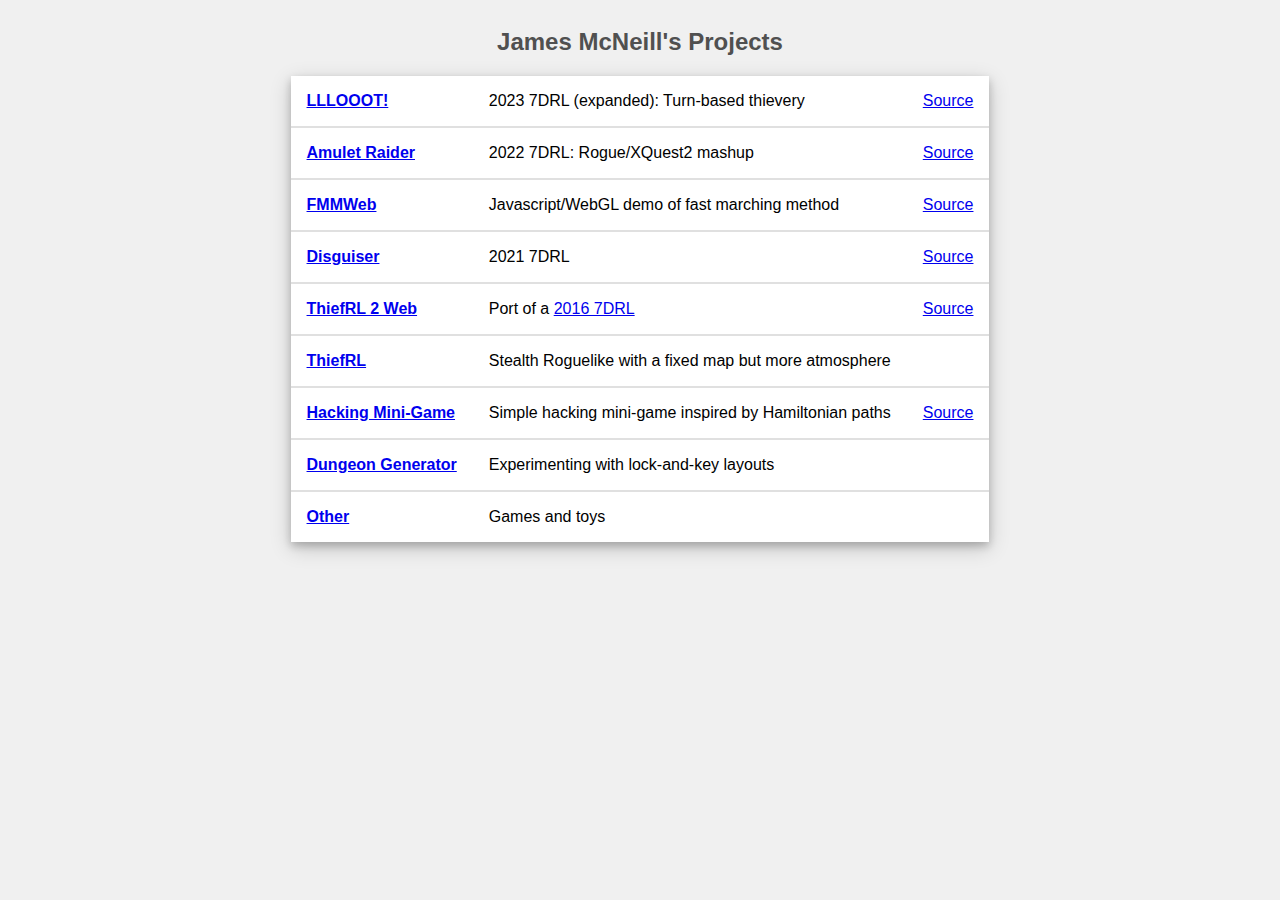
<file: index.html>
<html lang="en">
<style>
body {
  color: #505050;
  font-family: arial;
  display: flex;
  flex-direction: column;
  background-color: #f0f0f0;
  align-items: center;
}
table {
  background: #ffffff;
  color: black;
  box-shadow: 0 4px 8px 0 rgba(0, 0, 0, 0.2), 0 6px 20px 0 rgba(0, 0, 0, 0.19);
  border-collapse: collapse;
}
tr {
  border-bottom: 2px solid #e0e0e0;
}
tr:last-child {
  border-bottom: none;
}
th,td {
  padding: 1em;
}
th {
  text-align: left;
}
</style>
<head profile="http://www.w3.org/2005/10/profile">
<link rel="icon" type="image/ico" href="favicon.ico"/>
<meta charset="utf-8"/>
<meta name="viewport" content="width=device-width, initial-scale=1">
<title>James McNeill's Projects</title>
</head>
<body>
<h2>James McNeill's Projects</h2>
<table>
<tr>
<th><a href="7drl-2023/index.html">LLLOOOT!</a></th>
<td>2023 7DRL (expanded): Turn-based thievery</td>
<td><a href="https://github.com/mcneja/7drl-2023">Source</a></td>
</tr>
<tr>
<th><a href="7drl-2022/index.html">Amulet Raider</a></th>
<td>2022 7DRL: Rogue/XQuest2 mashup</td>
<td><a href="https://github.com/mcneja/7drl-2022">Source</a></td>
</tr>
<tr>
<th><a href="fmmweb/index.html">FMMWeb</a></th>
<td>Javascript/WebGL demo of fast marching method</td>
<td><a href="https://github.com/mcneja/fmmweb">Source</a></td>
</tr>
<tr>
<th><a href="disguiser/index.html">Disguiser</a></th>
<td>2021 7DRL</td>
<td><a href="https://github.com/mcneja/disguiser">Source</a></td>
</tr>
<tr>
<th><a href="thiefrl2-web/index.html">ThiefRL 2 Web</a></th>
<td>Port of a <a href="https://mcneja.itch.io/thiefrl2-2016-7drl">2016 7DRL</a></td>
<td><a href="https://github.com/mcneja/thiefrl2">Source</a></td>
</tr>
<tr>
<th><a href="thiefrl/index.html">ThiefRL</a></th>
<td>Stealth Roguelike with a fixed map but more atmosphere</td>
<td></td>
</tr>
<tr>
<th><a href="hamilton-hack/index.html">Hacking Mini-Game</a></th>
<td>Simple hacking mini-game inspired by Hamiltonian paths</td>
<td><a href="https://github.com/mcneja/hamilton-hack">Source</a></td>
</tr>
<tr>
<th><a href="dun-gen/index.html">Dungeon Generator</a></th>
<td>Experimenting with lock-and-key layouts</td>
<td></td>
</tr>
<tr>
<th><a href="https://mcneja.itch.io">Other</a></th>
<td>Games and toys</td>
<td></td>
</tr>
</table>
</body>
</html>
</file>
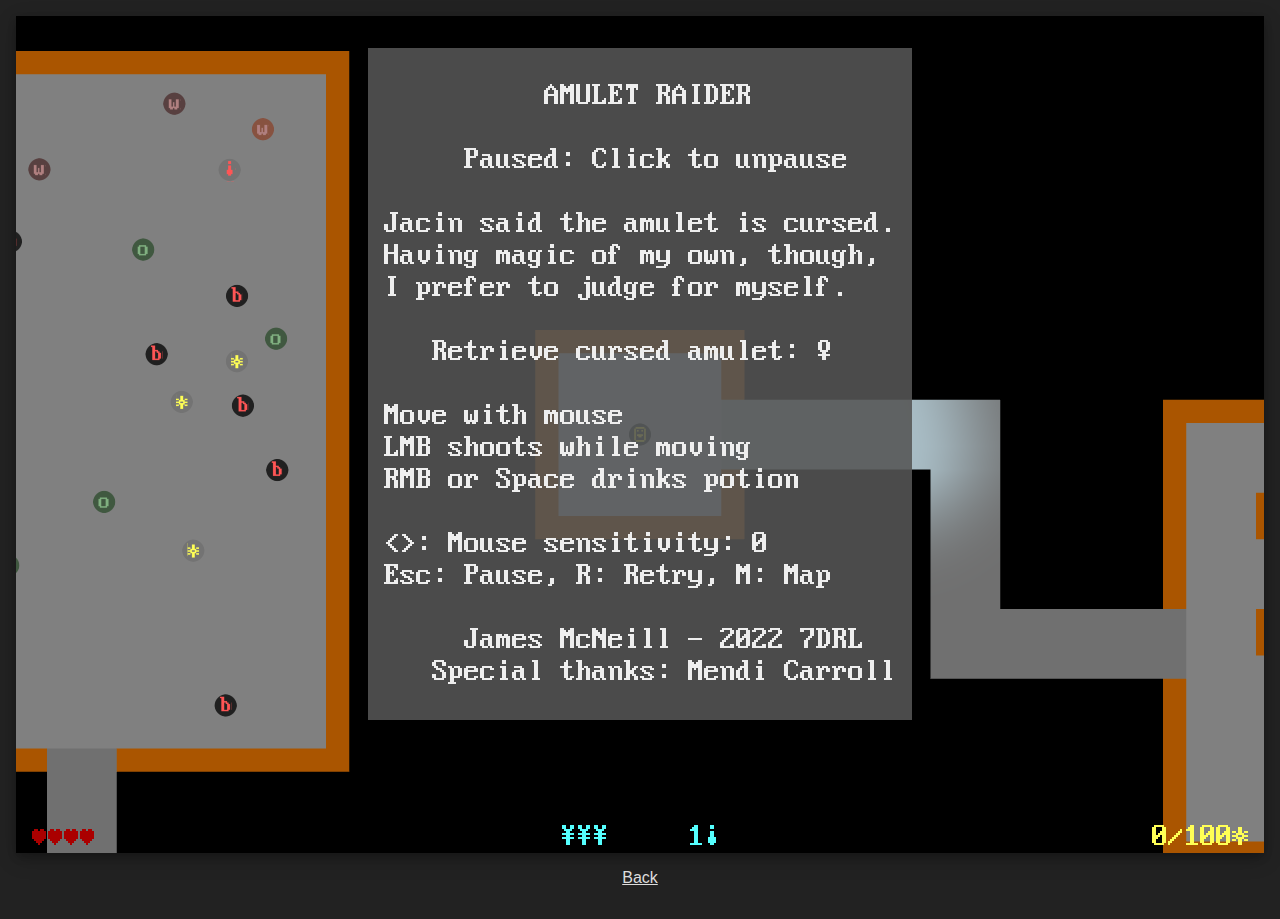
<file: 7drl-2022/index.html>
<!DOCTYPE html>
<html lang="en">
<style>
a {
  color: #ddd;
}
body {
  margin-left: 1rem;
  margin-right: 1rem;
  margin-top: 1rem;
  margin-bottom: 1rem;
  display: flex;
  flex-direction: column;
  align-items: center;
  font-family: sans-serif;
  background-color: #222;
  color: #ddd;
}
.column {
  width: 100%;
  display: flex;
  flex-direction: column;
  align-items: center;
}
.canvas-container {
  width: 100%;
  max-height: 93vh;
  aspect-ratio: 1/1;
  box-shadow: 0 4px 8px 0 rgba(0, 0, 0, 0.2), 0 6px 20px 0 rgba(0, 0, 0, 0.2);
  background-color: #222;
}
canvas {
  position: absolute;
}
</style>
<head profile="http://www.w3.org/2005/10/profile">
<link rel="icon" type="image/ico" href="favicon.ico"/>
<meta charset="utf-8"/>
<meta name="viewport" content="width=device-width, initial-scale=1">
<title>Amulet Raider (2022 7DRL)</title>
</head>
<body>
<div class="column">
<div class="canvas-container">
<canvas id="canvas"></canvas>
</div>
<p class="center"><a href="../index.html">Back</a></p>
</div>
</body>
<script src="gl-matrix-min.js"></script>
<script src="game.js"></script>
</html>
</file>
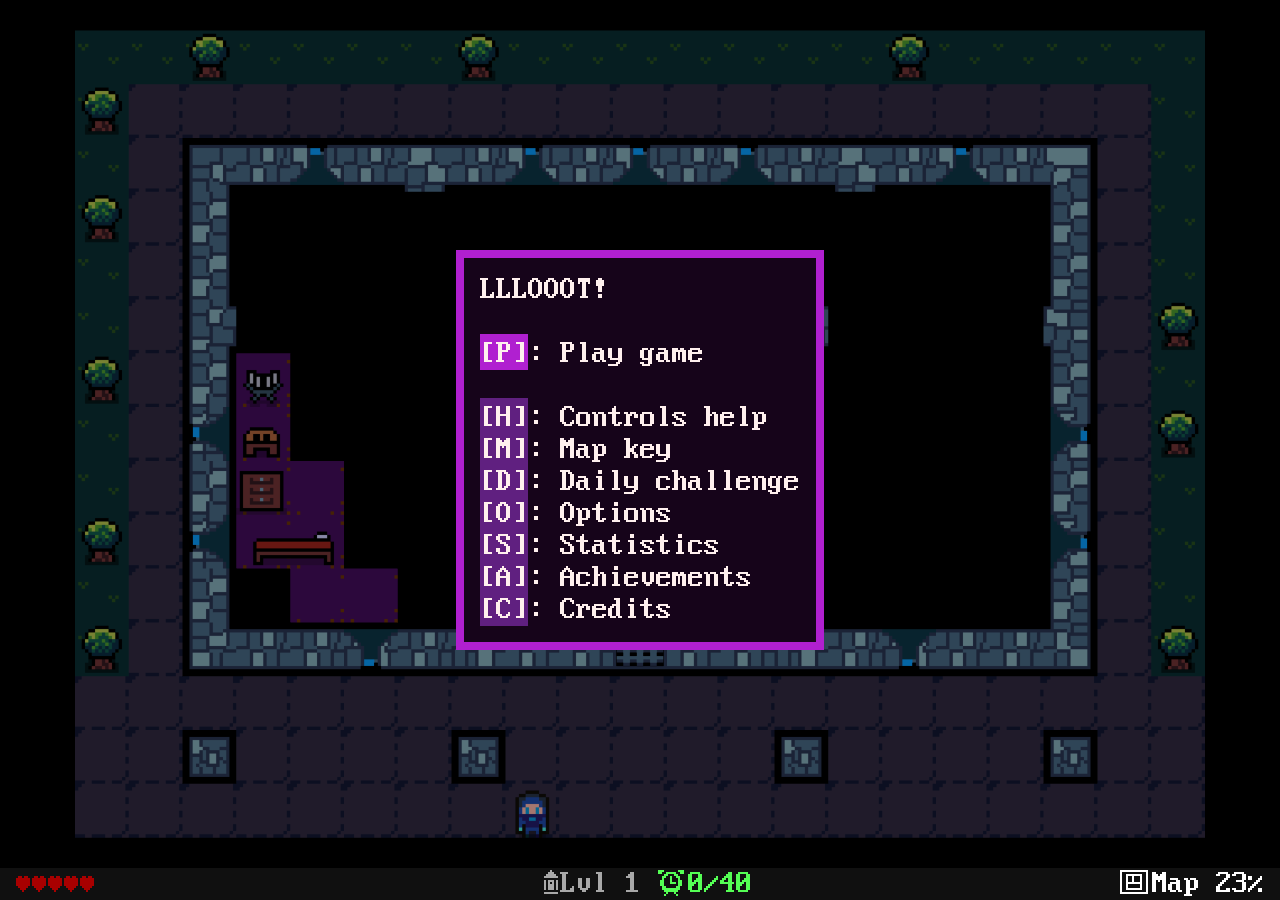
<file: 7drl-2023/index.html>
<!DOCTYPE html><html lang="en"><style>html,body{background-color:#222;height:100%;margin:0;font-family:arial}canvas{width:100%;height:100%;display:block}.modal{z-index:1;background-color:#0006;width:100%;height:100%;display:none;position:fixed;top:0;left:0;overflow:auto}.modal-content{color:#fff;background-color:#101;border:.5em solid #b2d;width:20em;margin:15% auto;padding:1em}</style><head profile="http://www.w3.org/2005/10/profile"><link rel="icon" type="image/ico" href="favicon.982c0002.ico"><link rel="manifest" href="manifest.webmanifest"><meta charset="utf-8"><meta name="viewport" content="width=device-width, initial-scale=1"><title>LLLOOOT!</title></head><body> <canvas id="canvas"></canvas> <div id="modalDialog" class="modal"> <div class="modal-content"> <p id="modalText"></p> <button id="modalCloseButton">Close</button> </div> </div> </body><script type="module" src="index.669f737f.js"></script></html>
</file>
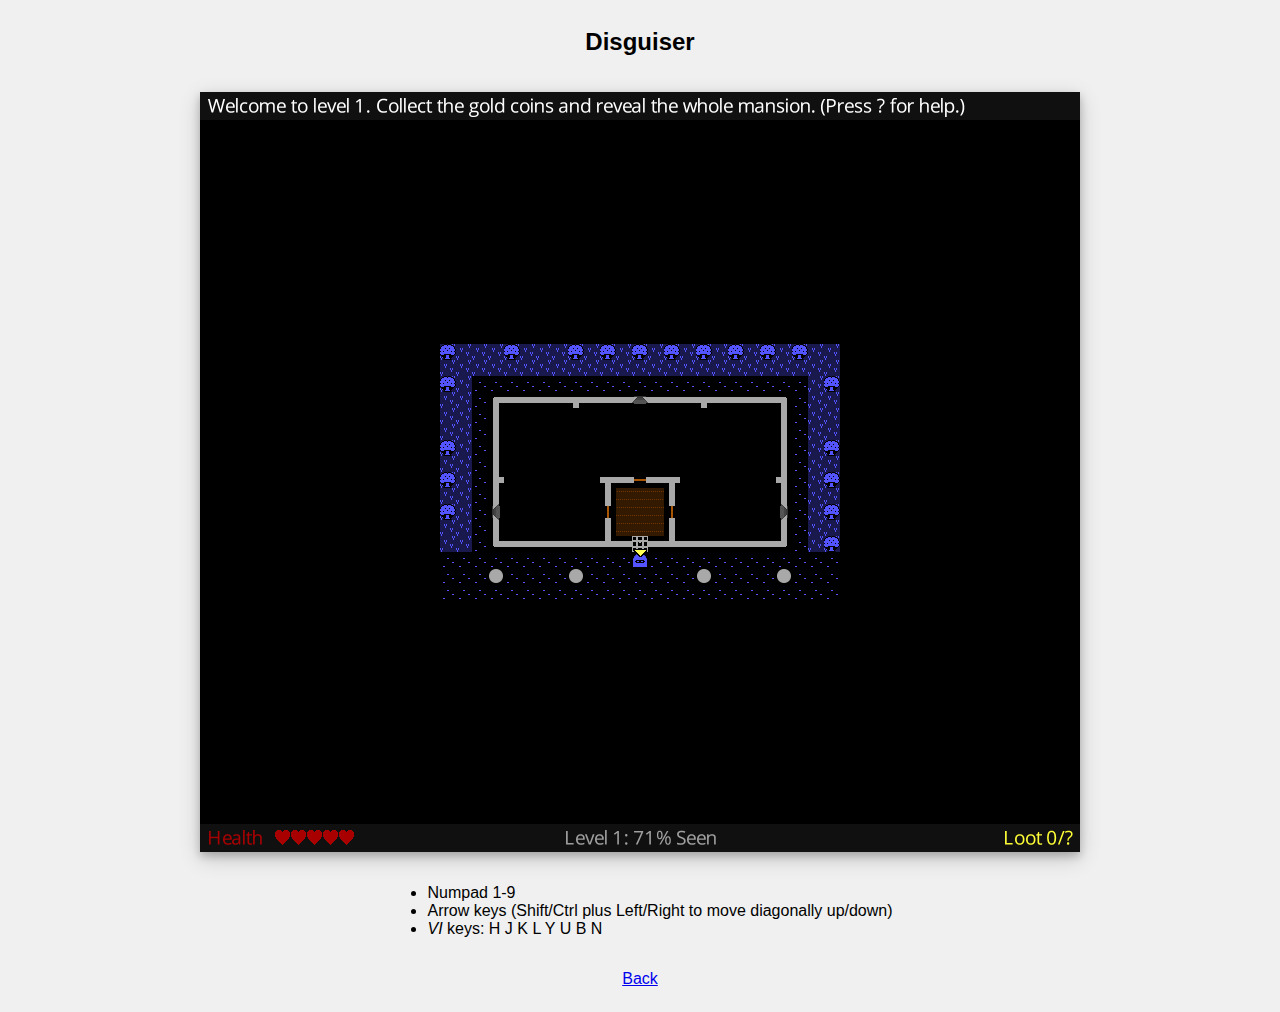
<file: disguiser/index.html>
<html lang="en">
<style>
body {
  color: black;
  font-family: arial;
  flex-direction: column;
  background-color: #f0f0f0;
  display: flex;
  align-items: center;
  justify-content: center;
}
canvas {
  background: #a6a6a6;
  box-shadow: 0 4px 8px 0 rgba(0, 0, 0, 0.2), 0 6px 20px 0 rgba(0, 0, 0, 0.19);
}
</style>
<head profile="http://www.w3.org/2005/10/profile">
<link rel="icon" type="image/ico" href="favicon.ico"/>
<meta charset="utf-8"/>
<title>Disguiser</title>
</head>
<body>
<h2>Disguiser</h2>
<p><canvas id="canvas" width="880" height="760"></canvas></p>
<ul>
<li>Numpad 1-9</li>
<li>Arrow keys (Shift/Ctrl plus Left/Right to move diagonally up/down)</li>
<li><em>VI</em> keys: H J K L Y U B N</li>
</ul>
<p><a href="../index.html">Back</a></p>
</body>
<script src="game.js"></script>
</html>
</file>
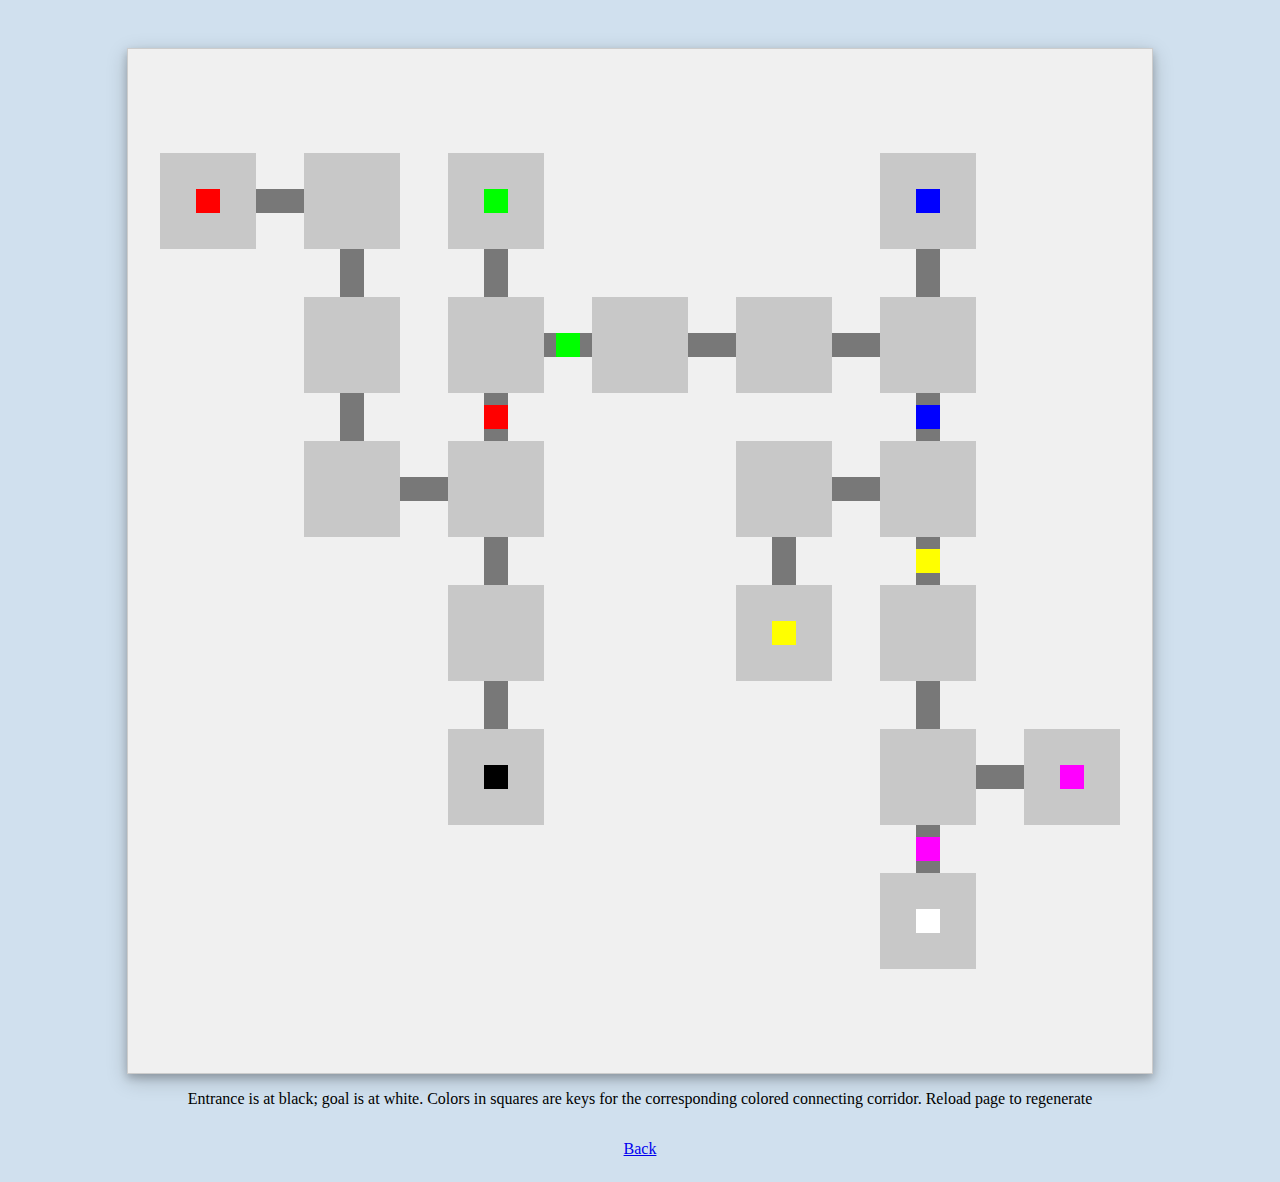
<file: dun-gen/index.html>
<!DOCTYPE html>
<html lang="en">
<head profile="http://www.w3.org/2005/10/profile">
<meta charset="utf-8"/>
<meta name="viewport" content="width=device-width, initial-scale=1">
<style>
body {
  margin-top: 3rem;
  flex-direction: column;
  align-items: center;
  background-color: #d0e0ee;
}
.column {
  width: 100%;
  display: flex;
  flex-direction: column;
  align-items: center;
}
canvas {
  background: #f0f0f0;
  border: 1px solid #ccc;
  box-shadow: 0 4px 8px 0 rgba(0, 0, 0, 0.2), 0 6px 20px 0 rgba(0, 0, 0, 0.2);
}
</style>
<title>Dungeon Generation</title>
</head>
<body>
<div class="column">
<canvas id="canvas" width="1024" height="1024"></canvas>
<p>Entrance is at black; goal is at white. Colors in squares are keys for the corresponding colored connecting corridor. Reload page to regenerate</p>
<p class="center"><a href="../index.html">Back</a></p>
</div>
</body>
<script src="dun-gen.js"></script>
</html>
</file>
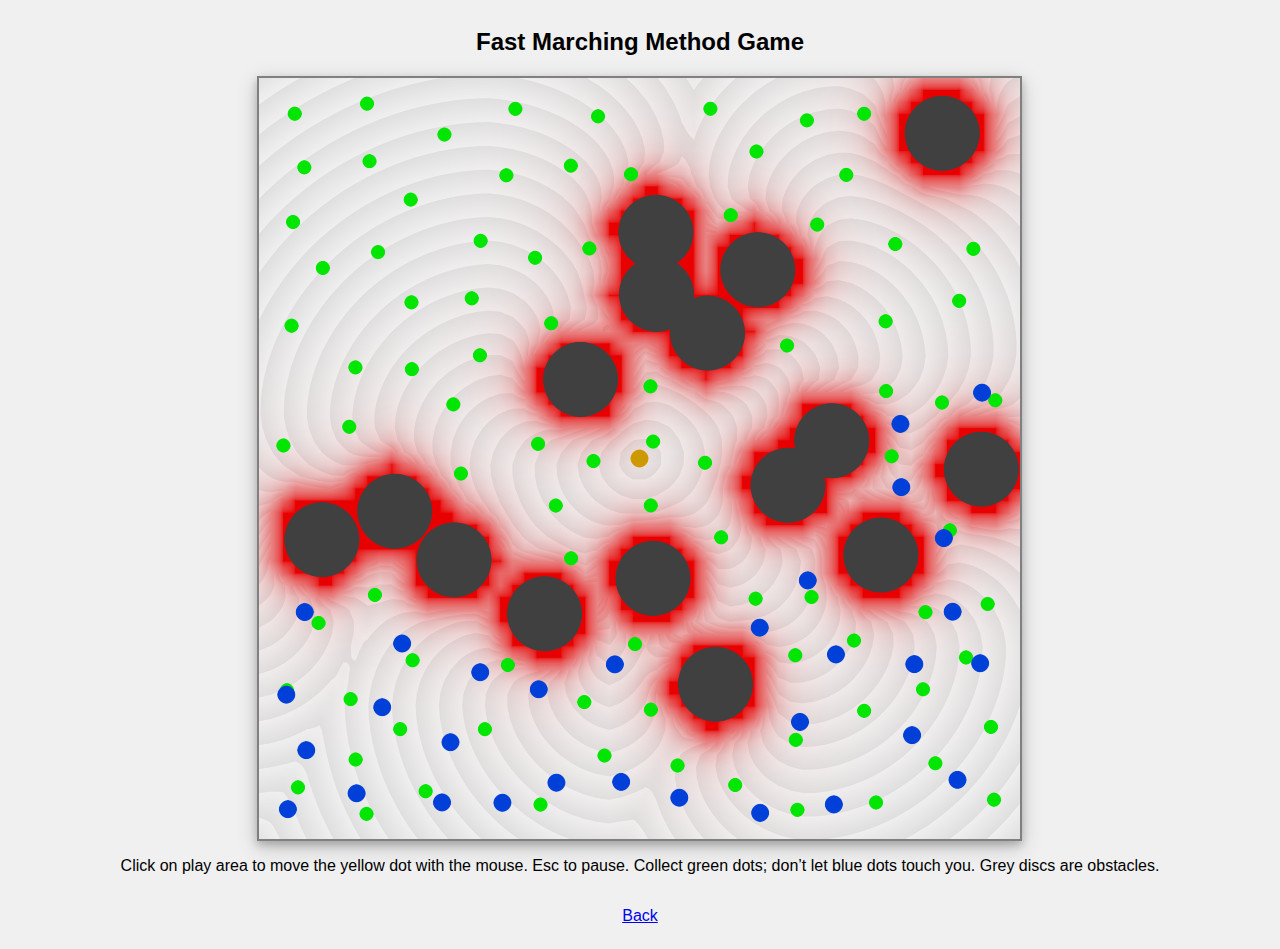
<file: fmmweb/index.html>
<!DOCTYPE html>
<html lang="en">
<style>
body {
  color: black;
  font-family: arial;
  background-color: #f0f0f0;
  display: flex;
  flex-direction: column;
  align-items: center;
}
.column {
  display: flex;
  flex-direction: column;
  align-items: center;
}
.container {
  width: 85vmin;
  box-sizing: border-box;
  border: 2px solid gray;
  box-shadow: 0 4px 8px 0 rgba(0, 0, 0, 0.2), 0 6px 20px 0 rgba(0, 0, 0, 0.19);
}
.contained {
  position: relative;
  height: 0;
  padding-bottom: 100%;
}
canvas {
  position: absolute;
}
</style>
<head profile="http://www.w3.org/2005/10/profile">
<link rel="icon" type="image/ico" href="favicon.ico"/>
<meta charset="utf-8"/>
<meta name="viewport" content="width=device-width, initial-scale=1">
<title>Fast Marching Method Game</title>
</head>
<body>
<div class="column">
<h2>Fast Marching Method Game</h2>
<div class="container">
<div class="contained">
<canvas id="canvas"></canvas>
</div>
</div>
<p>Click on play area to move the yellow dot with the mouse. Esc to pause.
Collect green dots; don&rsquo;t let blue dots touch you. Grey discs are obstacles.</p>
<p class="center"><a href="../index.html">Back</a></p>
</div>
</body>
<script src="fmm.js"></script>
</html>
</file>
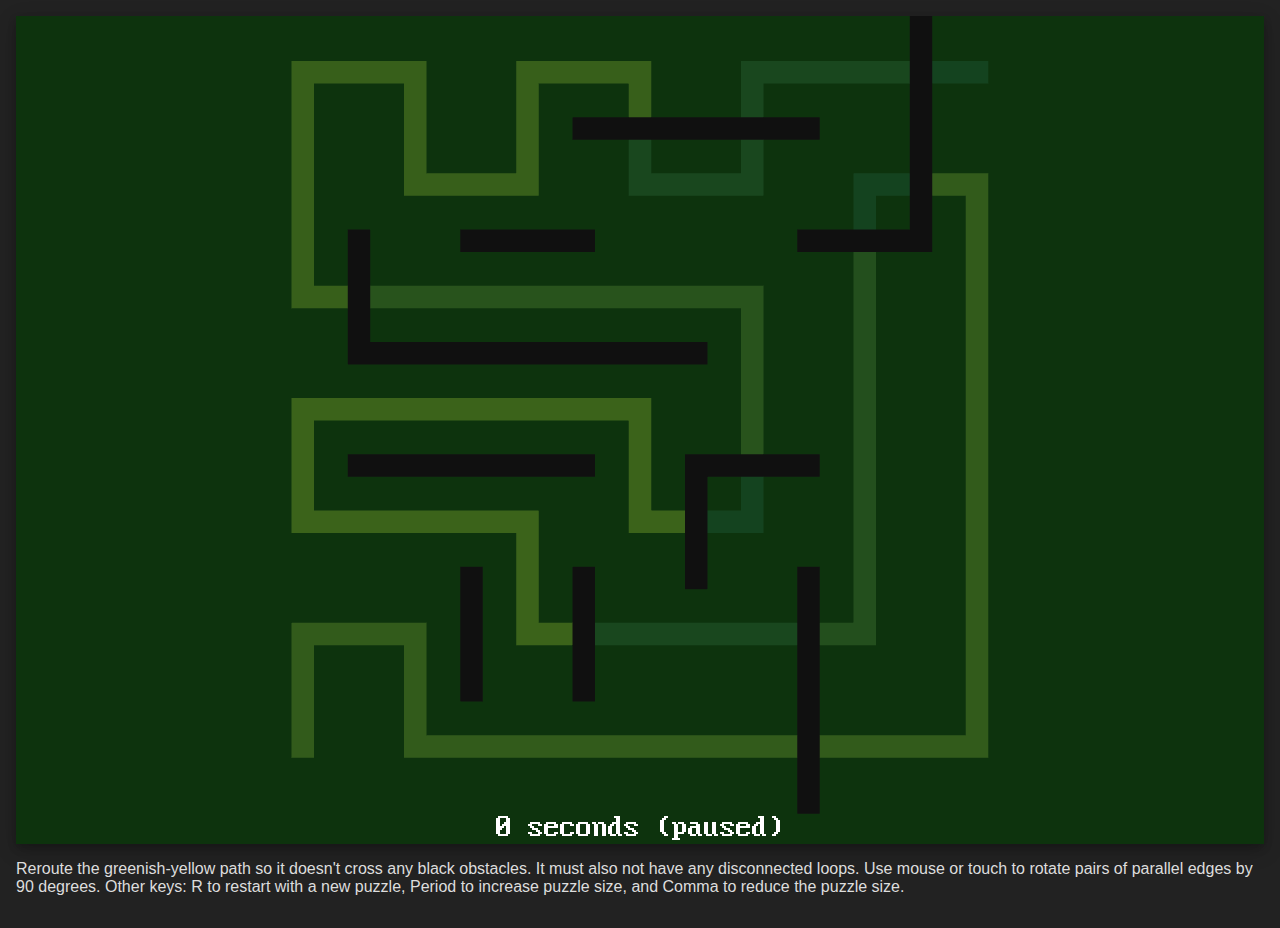
<file: hamilton-hack/index.html>
<!DOCTYPE html><html lang="en"><head profile="http://www.w3.org/2005/10/profile"><meta charset="utf-8"><meta name="viewport" content="width=device-width, initial-scale=1"><title>Hamiltonian Hacking Minigame</title><link rel="stylesheet" href="index.4c0d9f57.css"></head><body> <div class="column"> <div class="canvas-container"> <canvas id="canvas"></canvas> </div> <p>Reroute the greenish-yellow path so it doesn't cross any black obstacles. It must also not have any disconnected loops. Use mouse or touch to rotate pairs of parallel edges by 90 degrees. Other keys: R to restart with a new puzzle, Period to increase puzzle size, and Comma to reduce the puzzle size.</p>  </div> </body><script type="module" src="index.a2ea3199.js"></script></html>
</file>
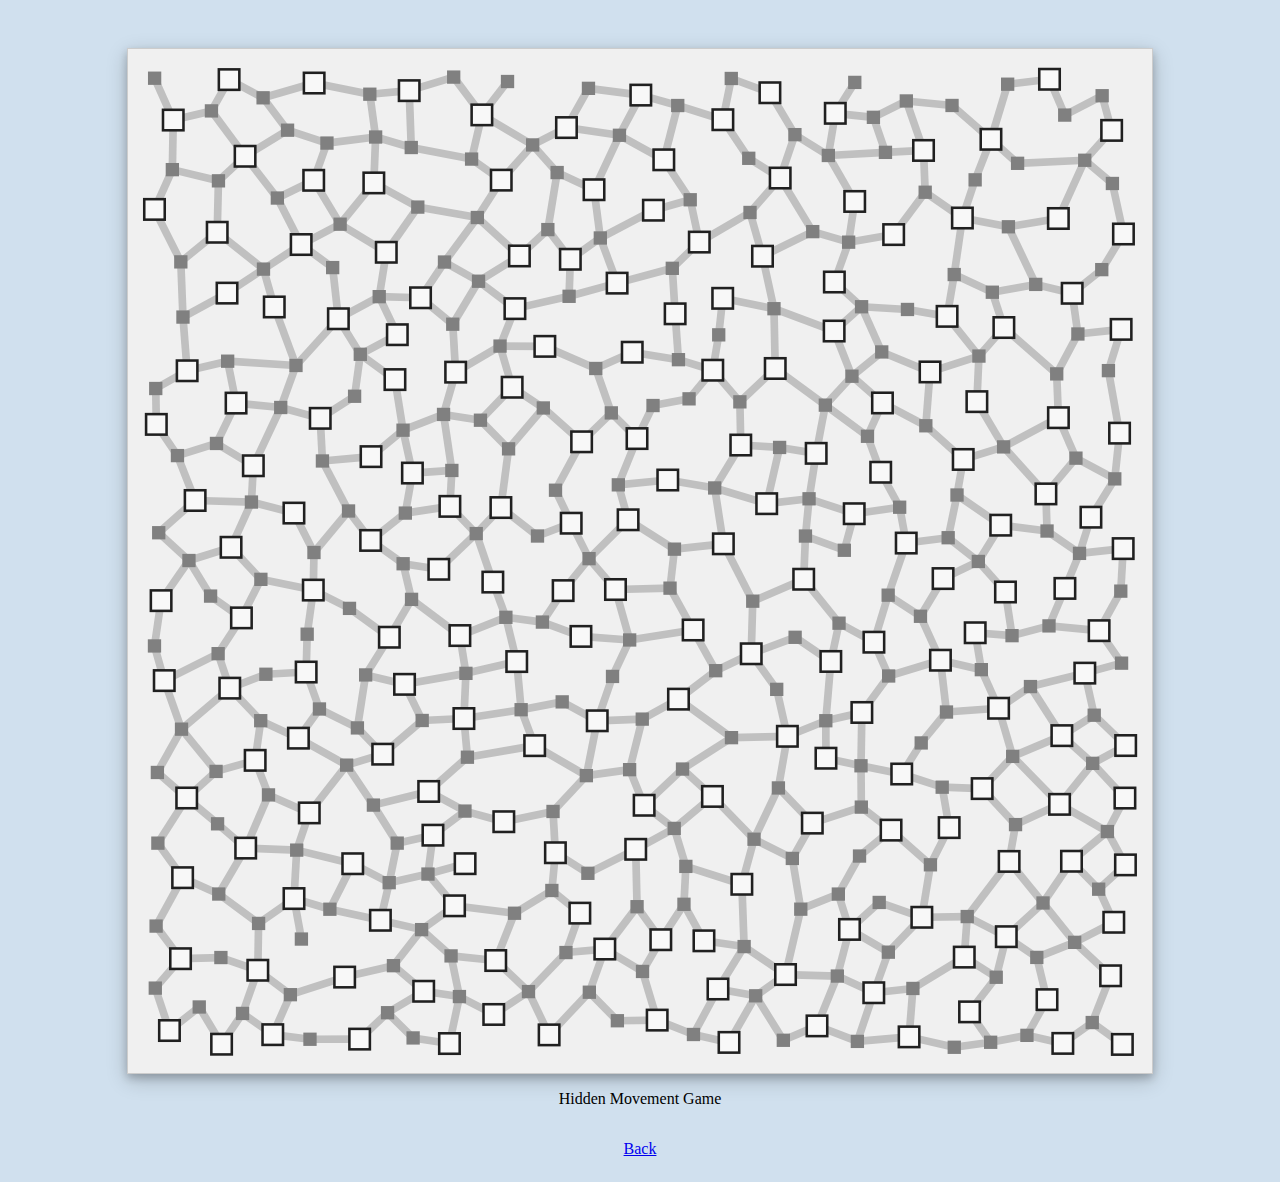
<file: hidden-movement/index.html>
<!DOCTYPE html>
<html lang="en">
<head profile="http://www.w3.org/2005/10/profile">
<meta charset="utf-8"/>
<meta name="viewport" content="width=device-width, initial-scale=1">
<style>
body {
  margin-top: 3rem;
  flex-direction: column;
  align-items: center;
  background-color: #d0e0ee;
}
.column {
  width: 100%;
  display: flex;
  flex-direction: column;
  align-items: center;
}
canvas {
  background: #f0f0f0;
  border: 1px solid #ccc;
  box-shadow: 0 4px 8px 0 rgba(0, 0, 0, 0.2), 0 6px 20px 0 rgba(0, 0, 0, 0.2);
}
</style>
<title>Hidden Movement Game</title>
</head>
<body>
<div class="column">
<canvas id="canvas" width="1024" height="1024"></canvas>
<p>Hidden Movement Game</p>
<p class="center"><a href="../index.html">Back</a></p>
</div>
</body>
<script src="game.js"></script>
</html>
</file>
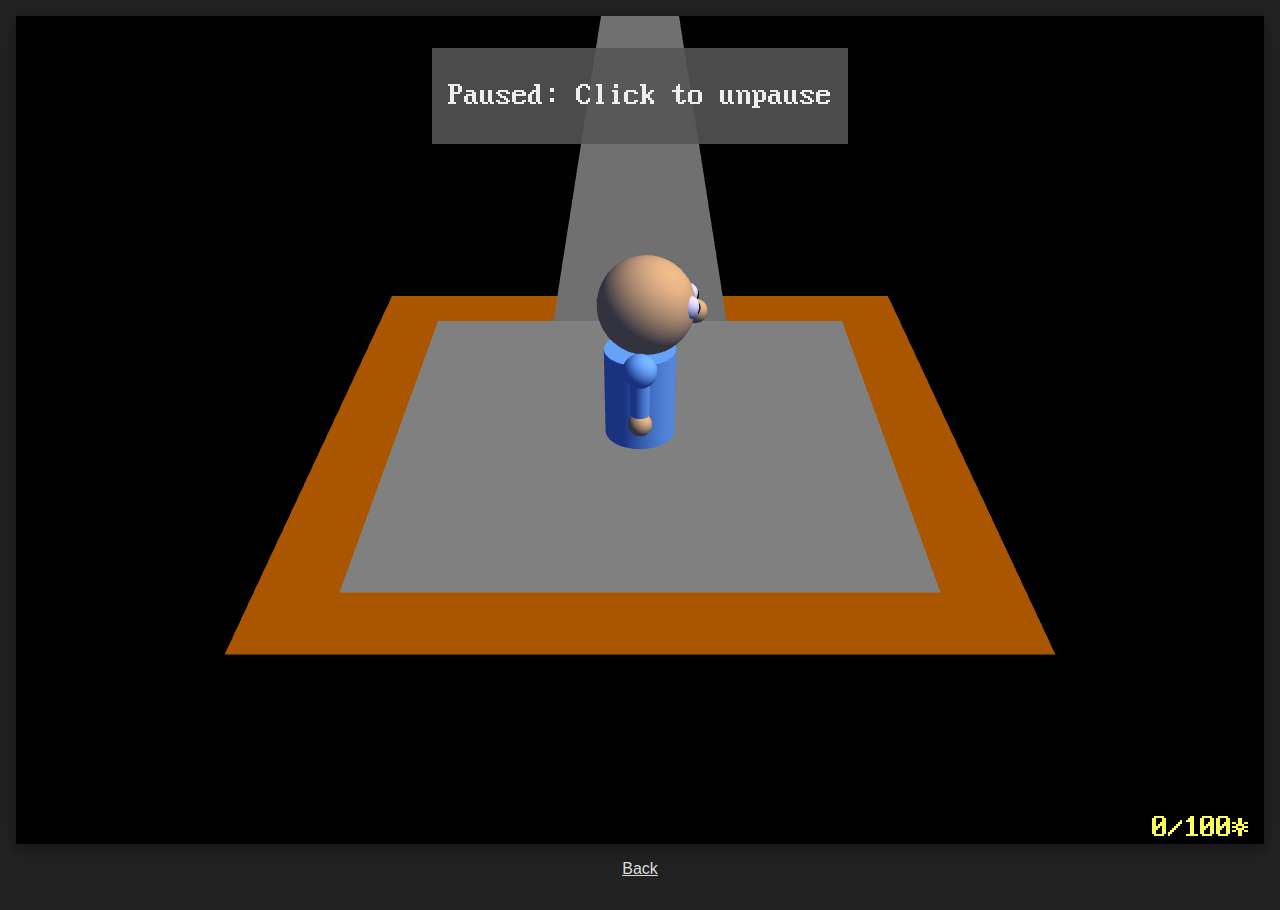
<file: party-people/index.html>
<!DOCTYPE html>
<html lang="en">
<style>
a {
  color: #ddd;
}
body {
  margin-left: 1rem;
  margin-right: 1rem;
  margin-top: 1rem;
  margin-bottom: 1rem;
  display: flex;
  flex-direction: column;
  align-items: center;
  font-family: sans-serif;
  background-color: #222;
  color: #ddd;
}
.column {
  width: 100%;
  display: flex;
  flex-direction: column;
  align-items: center;
}
.canvas-container {
  width: 100%;
  max-height: 92vh;
  aspect-ratio: 1/1;
  box-shadow: 0 4px 8px 0 rgba(0, 0, 0, 0.2), 0 6px 20px 0 rgba(0, 0, 0, 0.2);
  background-color: #222;
}
canvas {
  position: absolute;
}
</style>
<head profile="http://www.w3.org/2005/10/profile">
<meta charset="utf-8"/>
<meta name="viewport" content="width=device-width, initial-scale=1">
<title>Party People</title>
</head>
<body>
<div class="column">
<div class="canvas-container">
<canvas id="canvas"></canvas>
</div>
<p class="center"><a href="../index.html">Back</a></p>
</div>
</body>
<script type="module" src="my-matrix.js"></script>
<script type="module" src="game.js"></script>
</html>
</file>
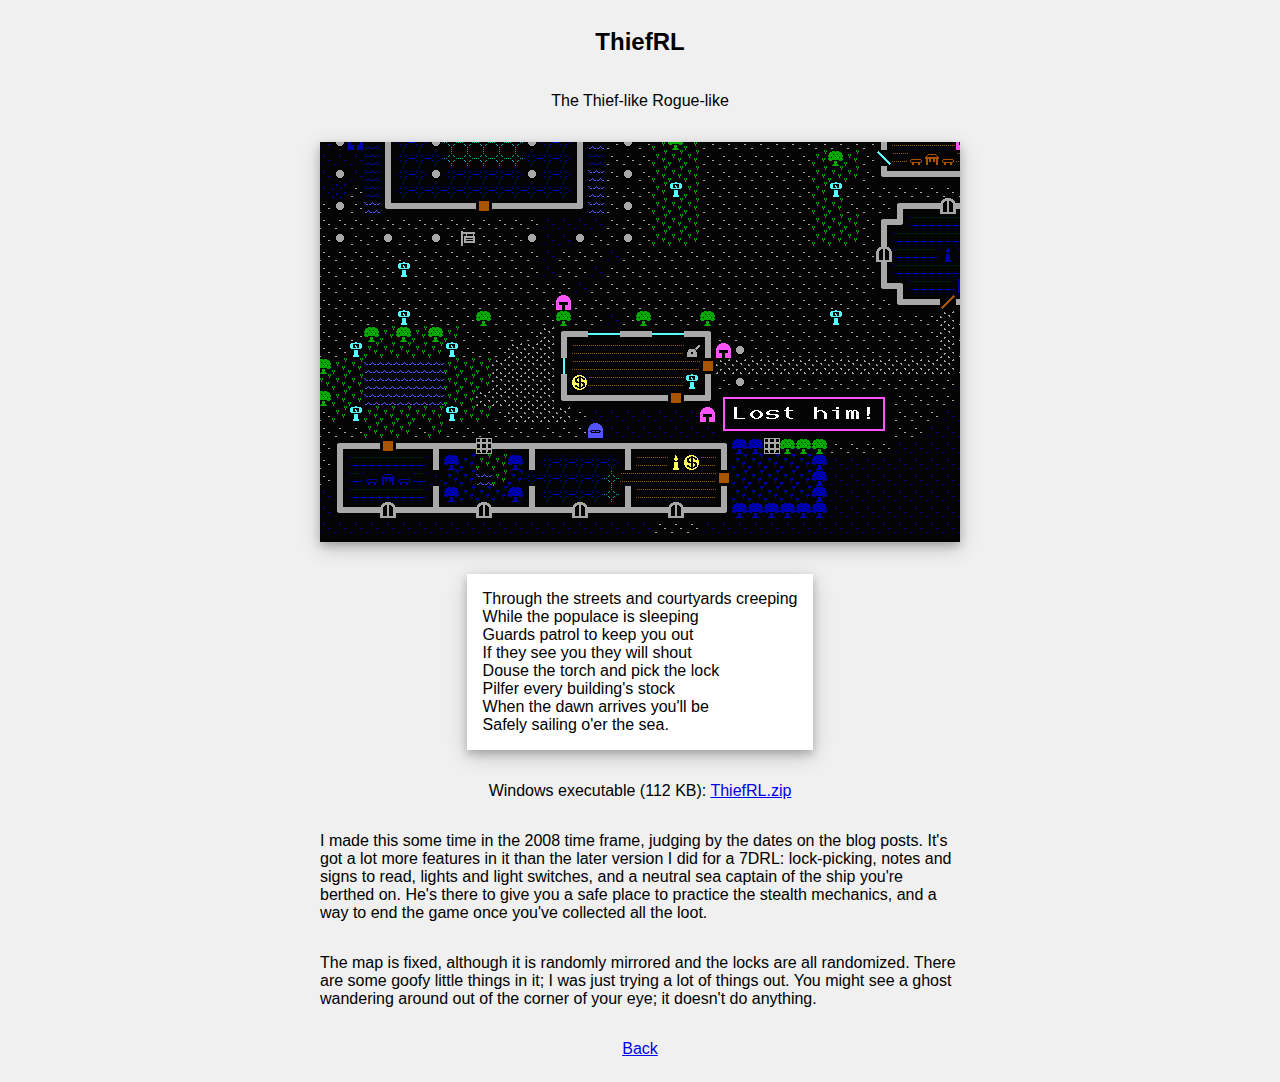
<file: thiefrl/index.html>
<html lang="en">
<style>
body {
  color: black;
  font-family: arial;
  background-color: #f0f0f0;
  display: flex;
  flex-direction: column;
}
.column {
  max-width: 640px;
  align-self: center;
  display: flex;
  flex-direction: column;
}
img {
  max-width: 100%;
  box-shadow: 0 4px 8px 0 rgba(0, 0, 0, 0.2), 0 6px 20px 0 rgba(0, 0, 0, 0.19);
}
.center {
  align-self: center;
}
p.poem {
  background-color: white;
  padding: 1em;
  box-shadow: 0 4px 8px 0 rgba(0, 0, 0, 0.2), 0 6px 20px 0 rgba(0, 0, 0, 0.19);
  align-self: center;
}
</style>
<head profile="http://www.w3.org/2005/10/profile">
<meta charset="utf-8"/>
<meta name="viewport" content="width=device-width, initial-scale=1">
<title>ThiefRL</title>
</head>
<body>
<div class="column">
<h2 class="center">ThiefRL</h2>
<p class="center">The Thief-like Rogue-like</p>
<p class="center"><img src="big-tiles.gif" alt="Screenshot"/></p>
<p class="poem">Through the streets and courtyards creeping<br>
While the populace is sleeping<br>
Guards patrol to keep you out<br>
If they see you they will shout<br>
Douse the torch and pick the lock<br>
Pilfer every building's stock<br>
When the dawn arrives you'll be<br>
Safely sailing o'er the sea.</p>
<p class="center">Windows executable (112 KB): <a href="ThiefRL.zip">ThiefRL.zip</a></p>
<p>I made this some time in the 2008 time frame, judging by the dates on the blog posts. It's got a lot more
features in it than the later version I did for a 7DRL: lock-picking, notes and signs to read, lights and light
switches, and a neutral sea captain of the ship you're berthed on. He's there to give you a safe place to
practice the stealth mechanics, and a way to end the game once you've collected all the loot.</p>
<p>The map is fixed, although it is randomly mirrored and the locks are all randomized. There are some goofy
little things in it; I was just trying a lot of things out. You might see a ghost wandering around out of
the corner of your eye; it doesn't do anything.</p>
<p class="center"><a href="../index.html">Back</a></p>
</div>
</body>
</html>
</file>
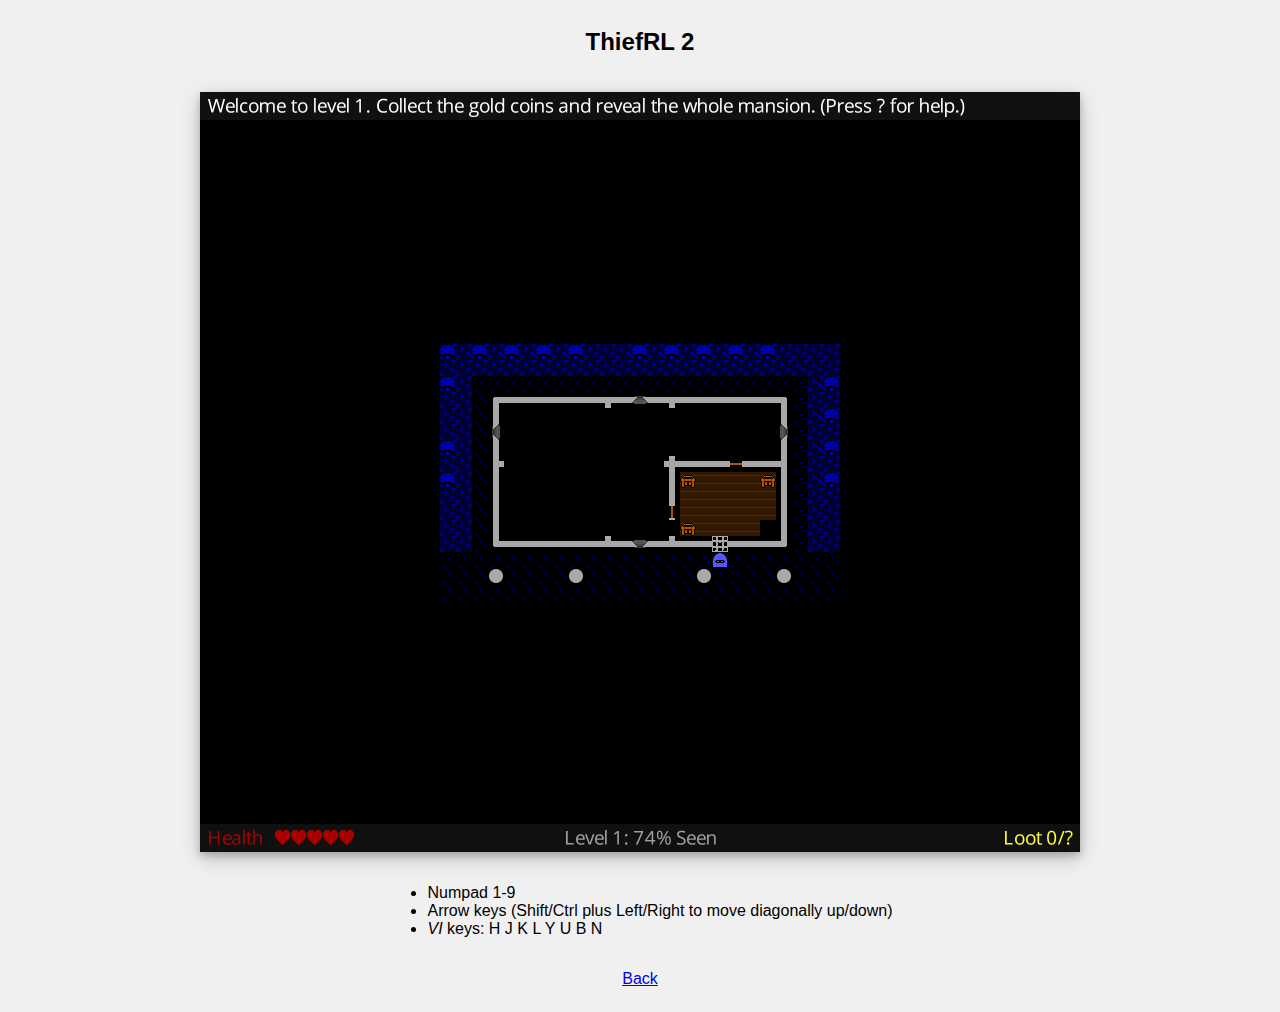
<file: thiefrl2-web/index.html>
<html lang="en">
<style>
body {
  color: black;
  font-family: arial;
  flex-direction: column;
  background-color: #f0f0f0;
  display: flex;
  align-items: center;
  justify-content: center;
}
canvas {
  background: #a6a6a6;
  box-shadow: 0 4px 8px 0 rgba(0, 0, 0, 0.2), 0 6px 20px 0 rgba(0, 0, 0, 0.19);
}
</style>
<head profile="http://www.w3.org/2005/10/profile">
<link rel="icon" type="image/ico" href="favicon.ico"/>
<meta charset="utf-8"/>
<title>ThiefRL 2</title>
</head>
<body>
<h2>ThiefRL 2</h2>
<p><canvas id="canvas" width="880" height="760"></canvas></p>
<ul>
<li>Numpad 1-9</li>
<li>Arrow keys (Shift/Ctrl plus Left/Right to move diagonally up/down)</li>
<li><em>VI</em> keys: H J K L Y U B N</li>
</ul>
<p><a href="../index.html">Back</a></p>
</body>
<script src="game.js"></script>
</html>
</file>
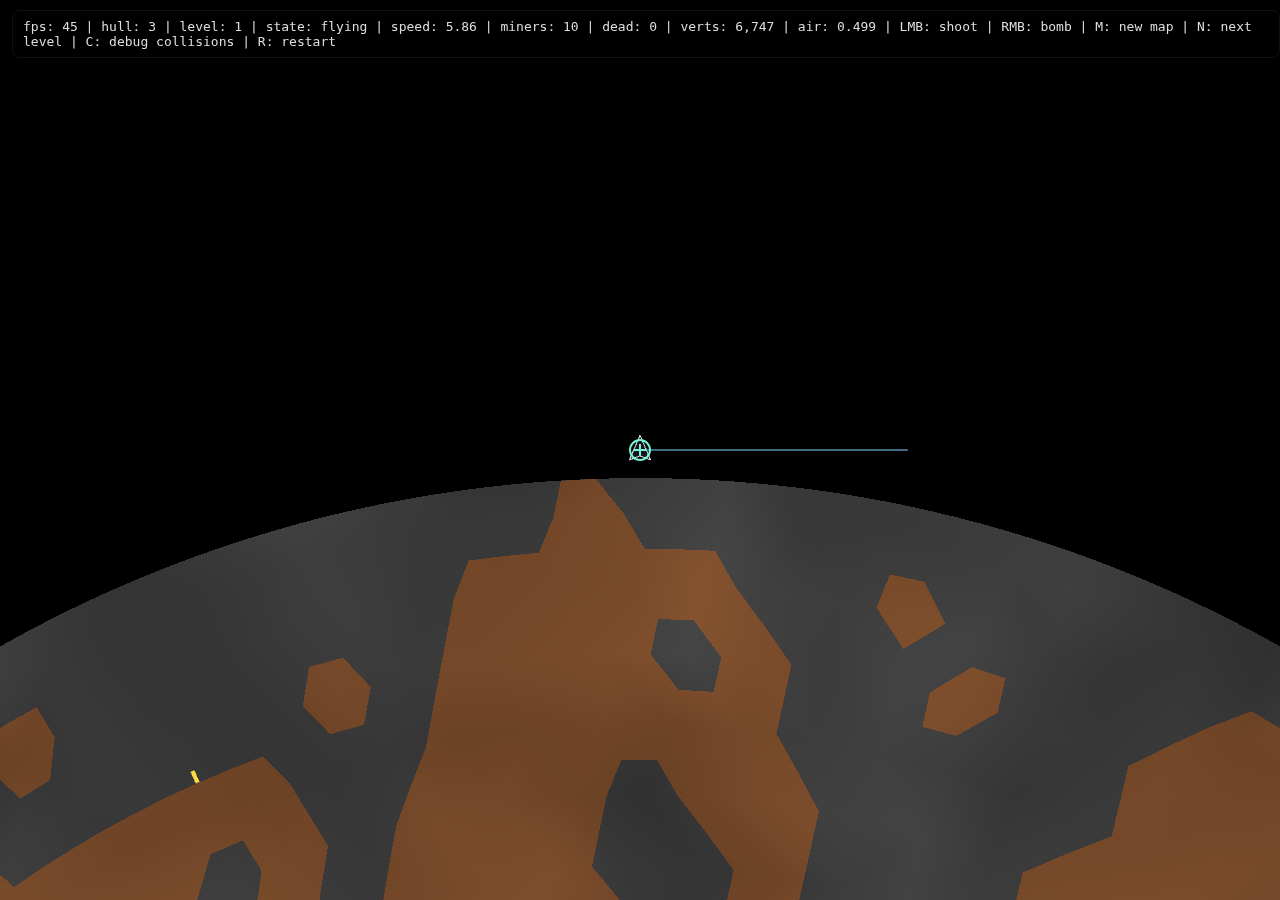
<file: dropship/7drl-2026-dropship-concept/index.html>
<!doctype html>
<html>
<head>
  <meta charset="utf-8" />
  <title>Dropship</title>
  <style>
    html,body { margin:0; height:100%; background:#000; }
    #gl, #overlay {
      width:100vw; height:100vh; display:block; position:fixed; left:0; top:0;
      touch-action:none; user-select:none;
    }
    #overlay { pointer-events:none; }
    #hud {
      position:fixed; left:12px; top:10px; color:#ddd;
      font: 13px ui-monospace, SFMono-Regular, Menlo, Monaco, Consolas, monospace;
      background: rgba(0,0,0,0.35); padding:8px 10px; border:1px solid #111; border-radius:8px;
    }
  </style>
  <script type="module" crossorigin src="./assets/index-CFfKOOf1.js"></script>
</head>
<body>
<canvas id="gl"></canvas>
<canvas id="overlay"></canvas>
<div id="hud"></div>

</body>
</html>
</file>
<file: hamilton-hack/index.4c0d9f57.css>
a{color:#ddd}body{color:#ddd;background-color:#222;flex-direction:column;align-items:center;margin:1rem;font-family:sans-serif;display:flex}.column{width:100%;flex-direction:column;align-items:center;display:flex}.canvas-container{width:100%;max-height:92vh;aspect-ratio:1/1;background-color:#222;box-shadow:0 4px 8px #0003,0 6px 20px #0003}canvas{position:absolute}
/*# sourceMappingURL=index.4c0d9f57.css.map */
</file>
